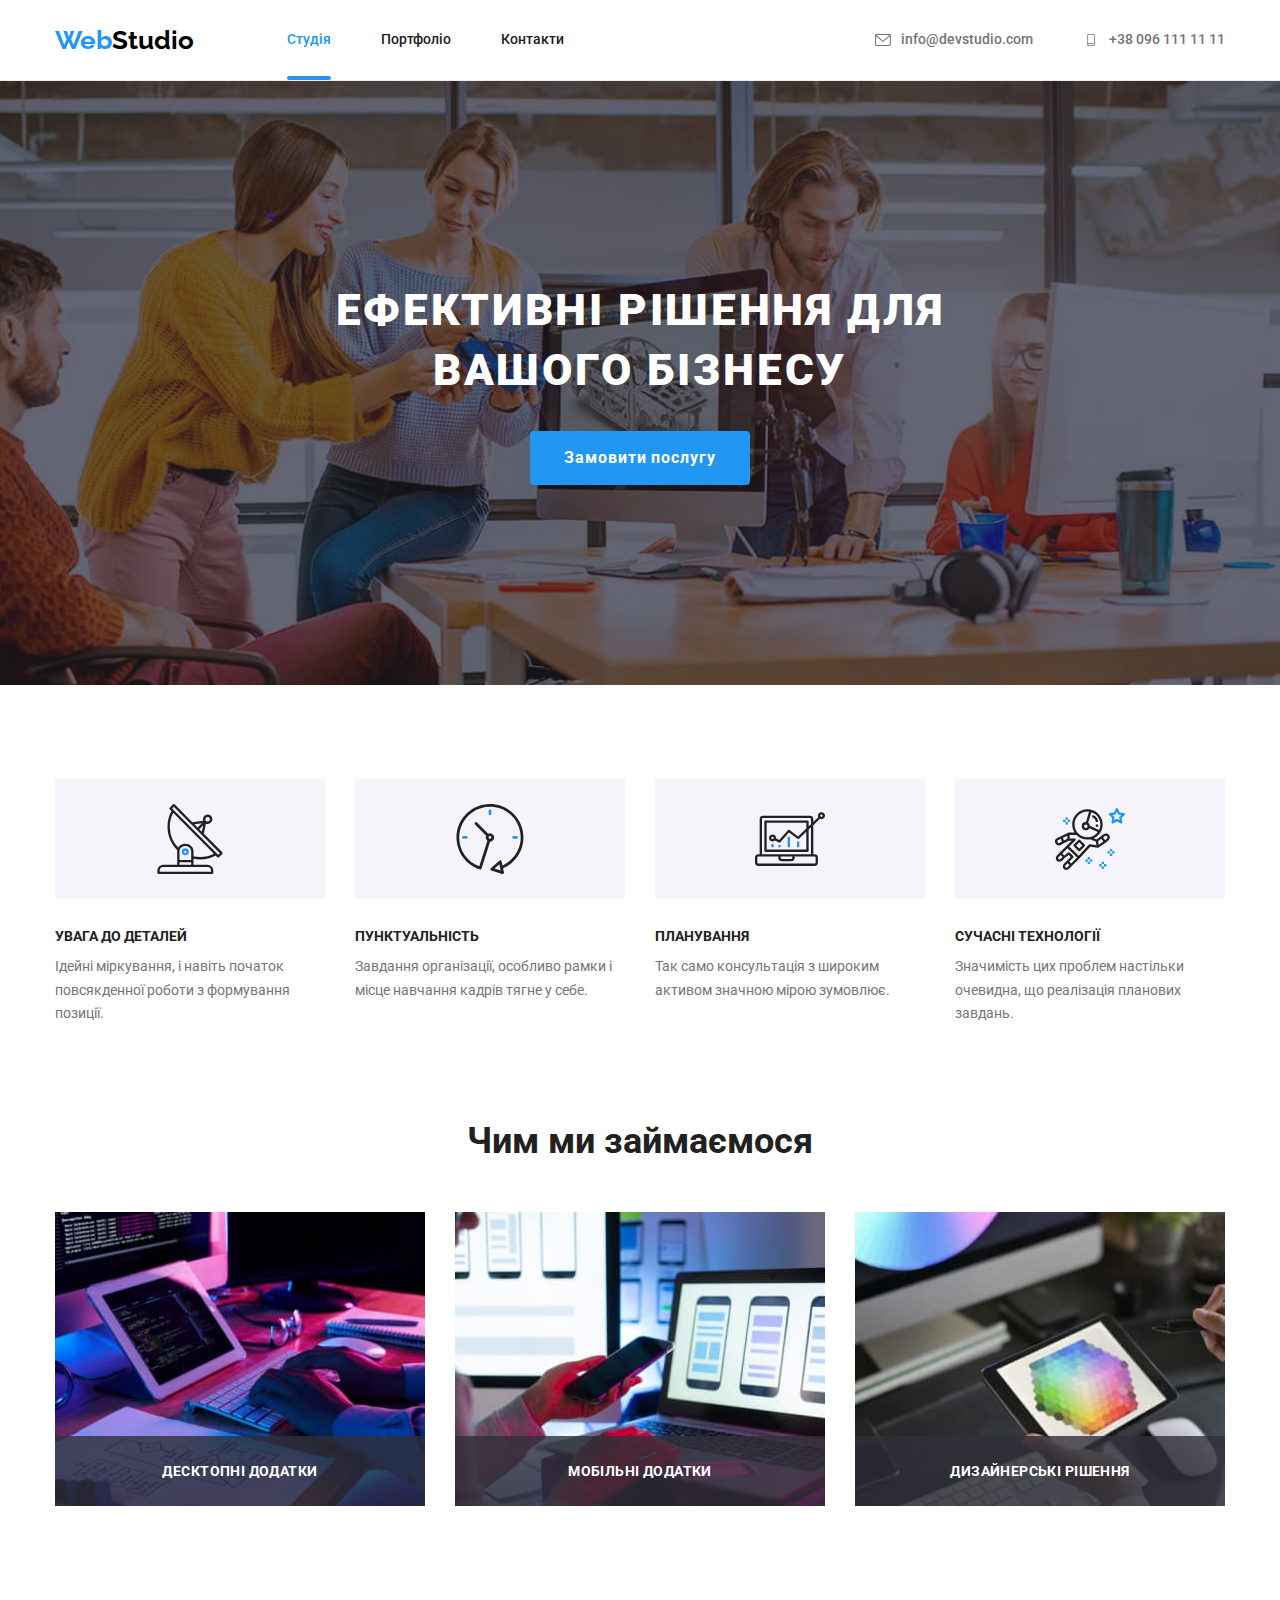
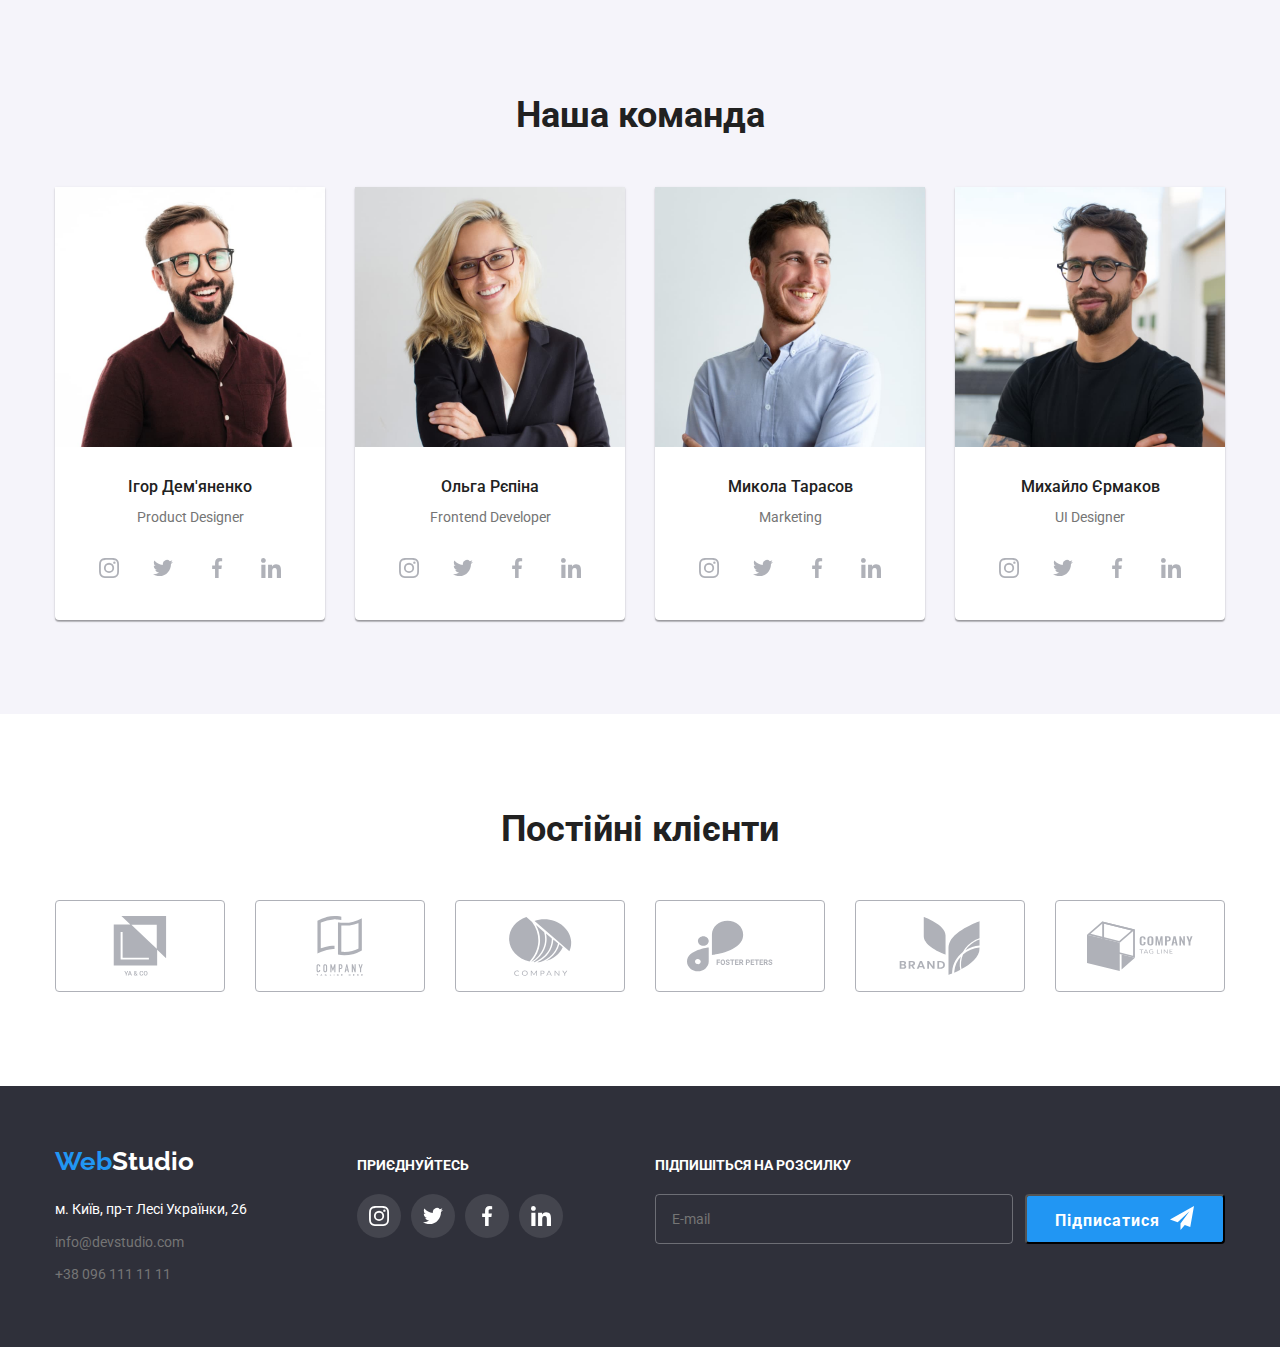
<file: index.html>
<!DOCTYPE html>
<html lang="uk">
  <head>
    <meta charset="UTF-8" />
    <meta http-equiv="X-UA-Compatible" content="IE=edge" />
    <meta name="viewport" content="width=device-width, initial-scale=1.0" />
    <title>WebStudio</title>
    <link rel="preconnect" href="https://fonts.googleapis.com" />
    <link rel="preconnect" href="https://fonts.gstatic.com" crossorigin />
    <link
      rel="stylesheet"
      href="https://cdnjs.cloudflare.com/ajax/libs/modern-normalize/1.1.0/modern-normalize.min.css"
    />
    <link
      href="https://fonts.googleapis.com/css2?family=Raleway:wght@700&family=Roboto:wght@400;500;700;900&display=swap"
      rel="stylesheet"
    />
    <link rel="stylesheet" href="./css/styles.css" />
  </head>
  <body>
    <header class="header">
      <div class="container header-content">
        <!--Навігація-->
        <nav class="nav">
          <!--Логотип-->
          <a class="nav-logo" href="./index.html"
            >Web<span class="header-logo-word">Studio</span></a
          >

          <ul class="nav-list list">
            <li class="nav-item">
              <a class="nav-link link current" href="./index.html">Студія</a>
            </li>
            <li class="nav-item">
              <a class="nav-link link" href="./portfolio.html">Портфоліо</a>
            </li>
            <li class="nav-item">
              <a class="nav-link link" href="">Контакти</a>
            </li>
          </ul>
        </nav>
        <!--Контакти-->
        <ul class="contacts-list list">
          <li class="contacts-item">
            <a class="contacts-link link" href="mailto:info@devstudio.com">
              <span class="contacts-img"
                ><svg class="contacts-icon" width="16px" height="12px">
                  <use
                    href="./images/icons.svg#icon-contacts-envelope"
                  ></use></svg></span
              >info@devstudio.com</a
            >
          </li>
          <li class="contacts-item">
            <a class="contacts-link link" href="tel:+380961111111">
              <span class="contacts-img"
                ><svg class="contacts-icon" width="16px" height="12px">
                  <use
                    href="./images/icons.svg#icon-contacts-smartphone"
                  ></use></svg></span
              >+38 096 111 11 11</a
            >
          </li>
        </ul>
      </div>
    </header>

    <main>
      <!--Секція "Герой"-->
      <section class="section hero">
        <div class="container">
          <h1 class="hero-title">Ефективні рішення для вашого бізнесу</h1>
          <button class="hero-btn button" type="button" data-modal-open>
            Замовити послугу
          </button>
        </div>
      </section>

      <!--Секція Наші переваги-->
      <section class="section benefits">
        <div class="container">
          <!--Заголовок який необхідно приховати-->
          <h2 class="visually-hidden">Наші переваги</h2>
          <ul class="benefits-list list">
            <li class="benefits-item">
              <div class="benefits-icon">
                <svg width="70px" height="70px">
                  <use href="./images/icons.svg#icon-benefits-antenna"></use>
                </svg>
              </div>
              <h3 class="benefits-title">Увага до деталей</h3>
              <p class="text">
                Ідейні міркування, і навіть початок повсякденної роботи з
                формування позиції.
              </p>
            </li>
            <li class="benefits-item">
              <div class="benefits-icon">
                <svg width="70px" height="70px">
                  <use href="./images/icons.svg#icon-benefits-clock"></use>
                </svg>
              </div>
              <h3 class="benefits-title">Пунктуальність</h3>
              <p class="text">
                Завдання організації, особливо рамки і місце навчання кадрів
                тягне у себе.
              </p>
            </li>
            <li class="benefits-item">
              <div class="benefits-icon">
                <svg width="70px" height="70px">
                  <use href="./images/icons.svg#icon-benefits-diagram"></use>
                </svg>
              </div>
              <h3 class="benefits-title">Планування</h3>
              <p class="text">
                Так само консультація з широким активом значною мірою зумовлює.
              </p>
            </li>
            <li class="benefits-item">
              <div class="benefits-icon">
                <svg width="70px" height="70px">
                  <use href="./images/icons.svg#icon-benefits-astronaut"></use>
                </svg>
              </div>
              <h3 class="benefits-title">Сучасні технології</h3>
              <p class="text">
                Значимість цих проблем настільки очевидна, що реалізація
                планових завдань.
              </p>
            </li>
          </ul>
        </div>
      </section>

      <!--Секція Чим займаємось. Складається з картинок-->
      <section class="section works">
        <div class="container">
          <h2 class="section-title">Чим ми займаємося</h2>
          <ul class="works-list list">
            <li class="works-item">
              <h3 class="works-title">Десктопні додатки</h3>
              <img
                class="works-img"
                src="./images/whatwedo1.jpg"
                alt="Руки програміста набирають код"
                width="370"
              />
            </li>
            <li class="works-item">
              <h3 class="works-title">Мобільні додатки</h3>
              <img
                class="works-img"
                src="./images/whatwedo2.jpg"
                alt="Смартфон та ноутбук на якому пишуть код для смартфона"
                width="370"
              />
            </li>
            <li class="works-item">
              <h3 class="works-title">Дизайнерські рішення</h3>
              <img
                class="works-img"
                src="./images/whatwedo3.jpg"
                alt="Планшет на якому відкрита палітра кольорів"
                width="370"
              />
            </li>
          </ul>
        </div>
      </section>

      <!--Секція Наша команда-->
      <section class="section team">
        <div class="container">
          <h2 class="section-title">Наша команда</h2>
          <ul class="team-list list">
            <li class="team-item">
              <img
                class="team-img"
                src="./images/teammember1.jpg"
                alt="Портрет Ігора Дем'яненко"
                width="270"
              />
              <div class="team-descript">
                <h3 class="team-title">Ігор Дем'яненко</h3>
                <p class="team-text">Product Designer</p>
                <ul class="team-social list">
                  <li class="team-social-item">
                    <a class="team-social-link link" href="#"
                      ><svg class="team-social-icon" width="20px" height="20px">
                        <use
                          href="./images/icons.svg#icon-instagram"
                        ></use></svg
                    ></a>
                  </li>
                  <li class="team-social-item">
                    <a class="team-social-link link" href="#"
                      ><svg class="team-social-icon" width="20px" height="20px">
                        <use href="./images/icons.svg#icon-twitter"></use></svg
                    ></a>
                  </li>
                  <li class="team-social-item">
                    <a class="team-social-link link" href="#"
                      ><svg class="team-social-icon" width="20px" height="20px">
                        <use href="./images/icons.svg#icon-facebook"></use></svg
                    ></a>
                  </li>
                  <li class="team-social-item">
                    <a class="team-social-link link" href="#"
                      ><svg class="team-social-icon" width="20px" height="20px">
                        <use href="./images/icons.svg#icon-linkedin"></use></svg
                    ></a>
                  </li>
                </ul>
              </div>
            </li>
            <li class="team-item">
              <img
                class="team-img"
                src="./images/teammember2.jpg"
                alt="Портрет Ольги Рєпіної"
                width="270"
              />
              <div class="team-descript">
                <h3 class="team-title">Ольга Рєпіна</h3>
                <p class="team-text">Frontend Developer</p>
                <ul class="team-social list">
                  <li class="team-social-item">
                    <a class="team-social-link link" href="#"
                      ><svg class="team-social-icon" width="20px" height="20px">
                        <use
                          href="./images/icons.svg#icon-instagram"
                        ></use></svg
                    ></a>
                  </li>
                  <li class="team-social-item">
                    <a class="team-social-link link" href="#"
                      ><svg class="team-social-icon" width="20px" height="20px">
                        <use href="./images/icons.svg#icon-twitter"></use></svg
                    ></a>
                  </li>
                  <li class="team-social-item">
                    <a class="team-social-link link" href="#"
                      ><svg class="team-social-icon" width="20px" height="20px">
                        <use href="./images/icons.svg#icon-facebook"></use></svg
                    ></a>
                  </li>
                  <li class="team-social-item">
                    <a class="team-social-link link" href="#"
                      ><svg class="team-social-icon" width="20px" height="20px">
                        <use href="./images/icons.svg#icon-linkedin"></use></svg
                    ></a>
                  </li>
                </ul>
              </div>
            </li>
            <li class="team-item">
              <img
                class="team-img"
                src="./images/teammember3.jpg"
                alt="Портрет Миколи Тарасова"
                width="270"
              />
              <div class="team-descript">
                <h3 class="team-title">Микола Тарасов</h3>
                <p class="team-text">Marketing</p>
                <ul class="team-social list">
                  <li class="team-social-item">
                    <a class="team-social-link link" href="#"
                      ><svg class="team-social-icon" width="20px" height="20px">
                        <use
                          href="./images/icons.svg#icon-instagram"
                        ></use></svg
                    ></a>
                  </li>
                  <li class="team-social-item">
                    <a class="team-social-link link" href="#"
                      ><svg class="team-social-icon" width="20px" height="20px">
                        <use href="./images/icons.svg#icon-twitter"></use></svg
                    ></a>
                  </li>
                  <li class="team-social-item">
                    <a class="team-social-link link" href="#"
                      ><svg class="team-social-icon" width="20px" height="20px">
                        <use href="./images/icons.svg#icon-facebook"></use></svg
                    ></a>
                  </li>
                  <li class="team-social-item">
                    <a class="team-social-link link" href="#"
                      ><svg class="team-social-icon" width="20px" height="20px">
                        <use href="./images/icons.svg#icon-linkedin"></use></svg
                    ></a>
                  </li>
                </ul>
              </div>
            </li>
            <li class="team-item">
              <img
                class="team-img"
                src="./images/teammember4.jpg"
                alt="Портрет Михайла Єрмакова"
                width="270"
              />
              <div class="team-descript">
                <h3 class="team-title">Михайло Єрмаков</h3>
                <p class="team-text">UI Designer</p>
                <ul class="team-social list">
                  <li class="team-social-item">
                    <a class="team-social-link link" href="#"
                      ><svg class="team-social-icon" width="20px" height="20px">
                        <use
                          href="./images/icons.svg#icon-instagram"
                        ></use></svg
                    ></a>
                  </li>
                  <li class="team-social-item">
                    <a class="team-social-link link" href="#"
                      ><svg class="team-social-icon" width="20px" height="20px">
                        <use href="./images/icons.svg#icon-twitter"></use></svg
                    ></a>
                  </li>
                  <li class="team-social-item">
                    <a class="team-social-link link" href="#"
                      ><svg class="team-social-icon" width="20px" height="20px">
                        <use href="./images/icons.svg#icon-facebook"></use></svg
                    ></a>
                  </li>
                  <li class="team-social-item">
                    <a class="team-social-link link" href="#"
                      ><svg class="team-social-icon" width="20px" height="20px">
                        <use href="./images/icons.svg#icon-linkedin"></use></svg
                    ></a>
                  </li>
                </ul>
              </div>
            </li>
          </ul>
        </div>
      </section>
    </main>

    <!--Секція Постійні клієнти-->
    <section class="customers">
      <div class="container">
        <h2 class="section-title">Постійні клієнти</h2>
        <ul class="customers-list list">
          <li class="customers-item">
            <a class="customers-link link" href="#">
              <svg class="customers-icon" width="106px" height="60px">
                <use href="./images/icons.svg#icon-customers-brand-yaco"></use>
              </svg>
            </a>
          </li>
          <li class="customers-item">
            <a class="customers-link link" href="#">
              <svg class="customers-icon" width="106px" height="60px">
                <use href="./images/icons.svg#icon-customers-brand-union"></use>
              </svg>
            </a>
          </li>
          <li class="customers-item">
            <a class="customers-link link" href="#">
              <svg class="customers-icon" width="106px" height="60px">
                <use
                  href="./images/icons.svg#icon-customers-brand-company"
                ></use>
              </svg>
            </a>
          </li>
          <li class="customers-item">
            <a class="customers-link link" href="#">
              <svg class="customers-icon" width="106px" height="60px">
                <use
                  href="./images/icons.svg#icon-customers-brand-fosterpeters"
                ></use>
              </svg>
            </a>
          </li>
          <li class="customers-item">
            <a class="customers-link link" href="#">
              <svg class="customers-icon" width="106px" height="60px">
                <use href="./images/icons.svg#icon-customers-brand-brand"></use>
              </svg>
            </a>
          </li>
          <li class="customers-item">
            <a class="customers-link link" href="#">
              <svg class="customers-icon" width="106px" height="60px">
                <use
                  href="./images/icons.svg#icon-customers-brand-tagline"
                ></use>
              </svg>
            </a>
          </li>
        </ul>
      </div>
    </section>

    <footer class="footer">
      <div class="container footer-container">
        <div class="footer-contacts">
          <!--Логотип-->
          <div class="footer-logo">
            <a class="nav-logo" href="./index.html"
              >Web<span class="footer-logo-word">Studio</span></a
            >
          </div>
          <!--Адреса-->
          <address>
            <ul class="list">
              <li class="footer-item footer-map">
                <a
                  class="link"
                  href="https://www.google.com.ua/maps/place/%D0%B1%D1%83%D0%BB%D1%8C%D0%B2%D0%B0%D1%80+%D0%9B%D0%B5%D1%81%D1%96+%D0%A3%D0%BA%D1%80%D0%B0%D1%97%D0%BD%D0%BA%D0%B8,+26,+%D0%9A%D0%B8%D1%97%D0%B2,+02000/@50.4265807,30.5361971,17z/data=!3m1!4b1!4m6!3m5!1s0x40d4cf0e033ecbe9:0x57a4dffefec77da0!8m2!3d50.4265807!4d30.5383858!16s%2Fg%2F1tctq5jv?hl=uk"
                  >м. Київ, пр-т Лесі Українки, 26</a
                >
              </li>
              <li class="footer-item">
                <a class="link" href="mailto:info@devstudio.com"
                  >info@devstudio.com</a
                >
              </li>
              <li class="footer-item">
                <a class="link" href="tel:+380961111111">+38 096 111 11 11</a>
              </li>
            </ul>
          </address>
        </div>

        <div class="footer-social">
          <p class="footer-social-text">приєднуйтесь</p>
          <ul class="footer-social-list list">
            <li class="footer-social-item">
              <a class="footer-social-link link" href="#"
                ><svg class="footer-social-icon" width="20px" height="20px">
                  <use href="./images/icons.svg#icon-instagram"></use></svg
              ></a>
            </li>
            <li class="footer-social-item">
              <a class="footer-social-link link" href="#"
                ><svg class="footer-social-icon" width="20px" height="20px">
                  <use href="./images/icons.svg#icon-twitter"></use></svg
              ></a>
            </li>
            <li class="footer-social-item">
              <a class="footer-social-link link" href="#"
                ><svg class="footer-social-icon" width="20px" height="20px">
                  <use href="./images/icons.svg#icon-facebook"></use></svg
              ></a>
            </li>
            <li class="footer-social-item">
              <a class="footer-social-link link" href="#"
                ><svg class="footer-social-icon" width="20px" height="20px">
                  <use href="./images/icons.svg#icon-linkedin"></use></svg
              ></a>
            </li>
          </ul>
        </div>
        <div class="footer-form">
          <p class="footer-form-text">Підпишіться на розсилку</p>
          <form action="#" class="footer-form-field">
            <input
              class="footer-form-input"
              type="email"
              name="mail"
              placeholder="E-mail"
            />
            <button class="footer-form-btn button" type="submit">
              <span>Підписатися</span>
              <svg class="footer-form-btn-icon" width="24px" height="24px">
                <use href="./images/icons.svg#icon-form-btn-send"></use>
              </svg>
            </button>
          </form>
        </div>
      </div>
    </footer>

    <div class="backdrop is-hidden" data-modal>
      <div class="modal">
        <button class="modal-btn" type="button" data-modal-close>
          <svg class="modal-icon-close" width="18px" height="18px">
            <use href="./images/icons.svg#icon-modal-close-btn"></use>
          </svg>
        </button>

        <form class="response-form" action="#" name="response-form">
          <p class="response-text">Залиште свої дані, ми вам передзвонимо</p>
          <label class="response-label" for="visitor-name">Ім'я</label>
          <div class="response-field">
            <input
              class="response-input"
              id="visitor-name"
              type="text"
              name="visitor-name"
            />
            <svg class="response-input-icon" width="18px" height="18px">
              <use href="./images/icons.svg#icon-form-name"></use>
            </svg>
          </div>

          <label class="response-label" for="visitor-phone">Телефон</label>
          <div class="response-field">
            <input
              class="response-input"
              id="visitor-phone"
              type="tel"
              name="visitor-phone"
            />
            <svg class="response-input-icon" width="18px" height="18px">
              <use href="./images/icons.svg#icon-form-phone"></use>
            </svg>
          </div>

          <label class="response-label" for="visitor-email">Пошта</label>
          <div class="response-field">
            <input
              class="response-input"
              id="visitor-email"
              type="email"
              name="visitor-email"
            />
            <svg class="response-input-icon" width="18px" height="18px">
              <use href="./images/icons.svg#icon-form-email"></use>
            </svg>
          </div>

          <label class="visitor-comment-label" for="visitor-comment"
            >Коментар</label
          >
          <textarea
            class="visitor-comment-area"
            name="visitor-comment"
            id="visitor-comment"
            placeholder="Введіть текст"
          ></textarea>

          <label class="visitor-policy-label">
            <input
              class="visitor-policy-input"
              type="checkbox"
              name="visitor-policy"
            />
            <span class="visitor-checkbox"></span>
            <span class="visitor-text">Погоджуюся з розсилкою та приймаю </span>
            <a class="visitir-link" href="#">Умови договору</a></label
          >

          <button class="response-form-btn button" type="submit">
            Відправити
          </button>
        </form>
      </div>
    </div>
    <script src="./js/modal.js"></script>
  </body>
</html>
</file>
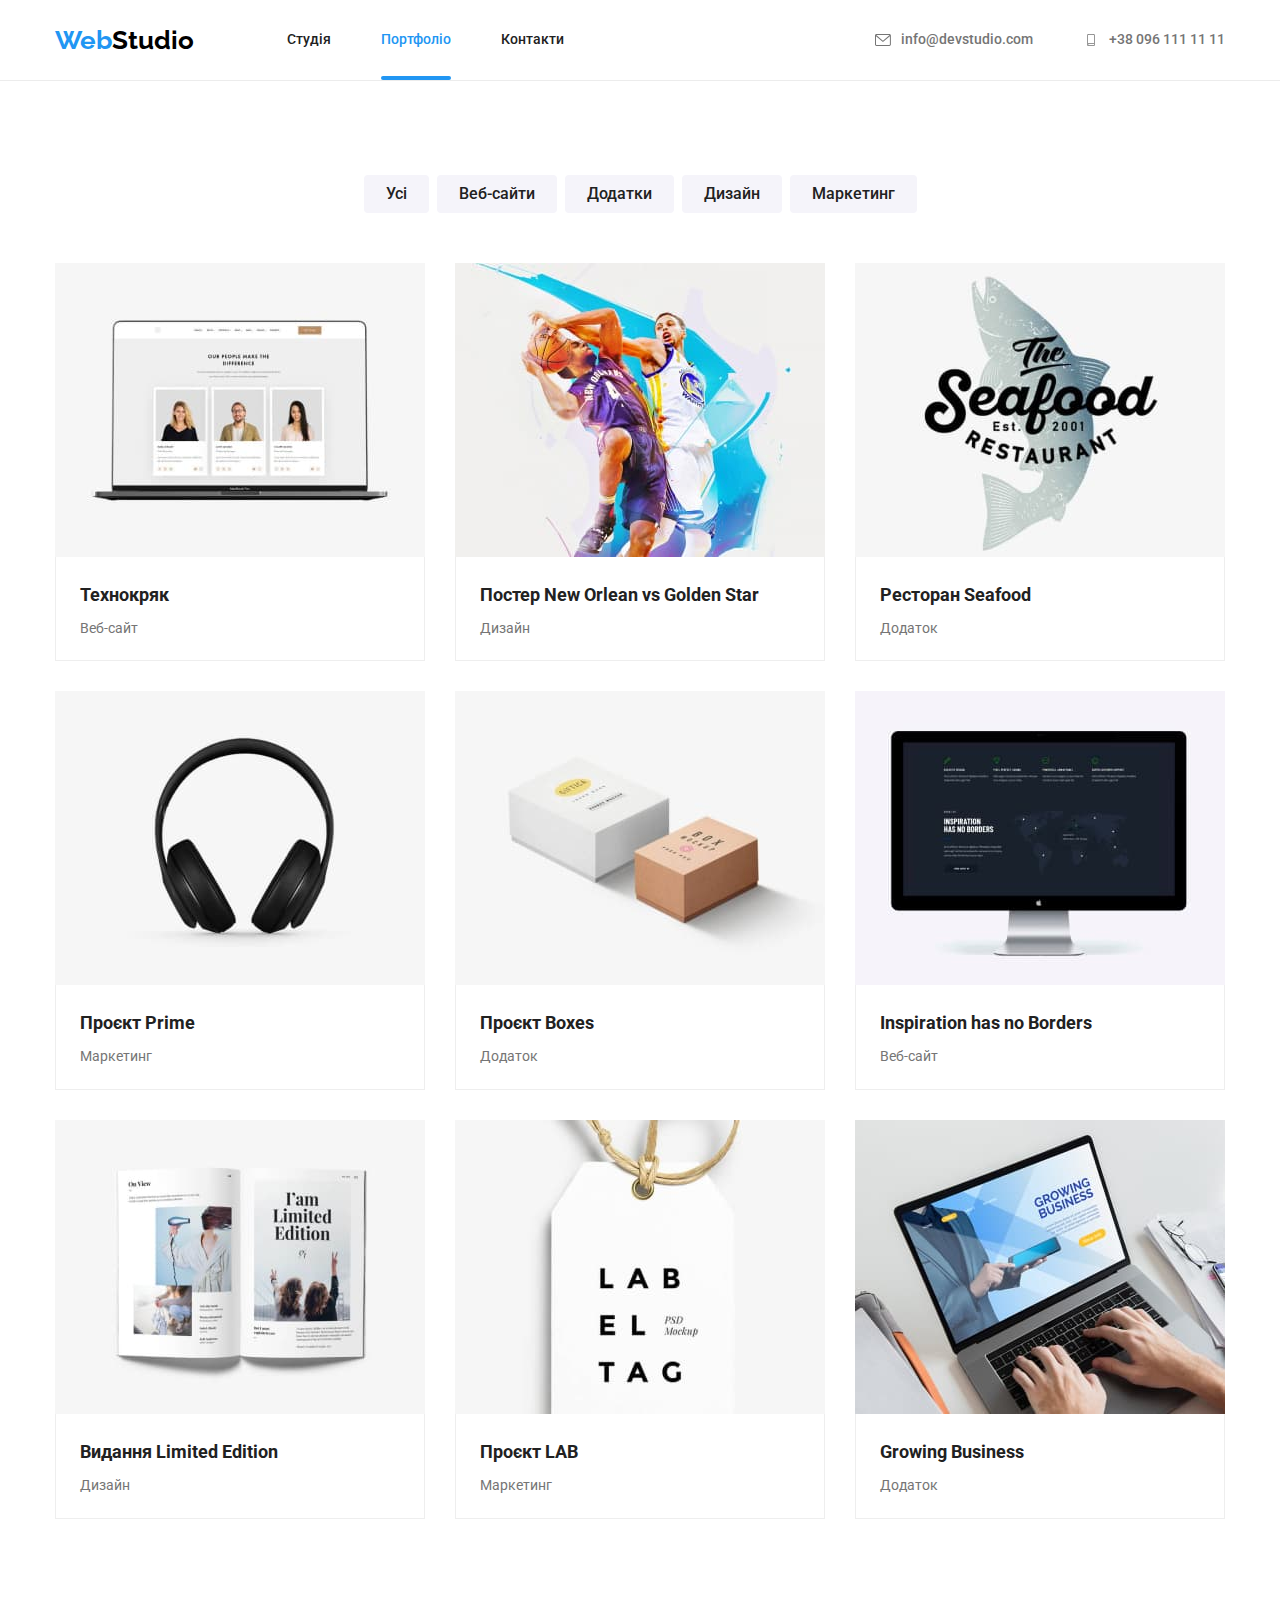
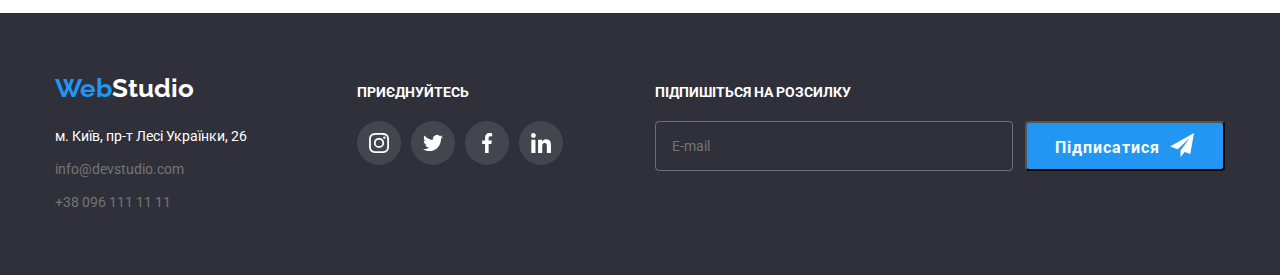
<file: portfolio.html>
<!DOCTYPE html>
<html lang="uk">
  <head>
    <meta charset="UTF-8" />
    <meta http-equiv="X-UA-Compatible" content="IE=edge" />
    <meta name="viewport" content="width=device-width, initial-scale=1.0" />
    <title>Portfolio</title>
    <link rel="preconnect" href="https://fonts.googleapis.com" />
    <link rel="preconnect" href="https://fonts.gstatic.com" crossorigin />
    <link
      rel="stylesheet"
      href="https://cdnjs.cloudflare.com/ajax/libs/modern-normalize/1.1.0/modern-normalize.min.css"
    />
    <link
      href="https://fonts.googleapis.com/css2?family=Raleway:wght@700&family=Roboto:wght@400;500;700;900&display=swap"
      rel="stylesheet"
    />
    <link rel="stylesheet" href="./css/styles.css" />
  </head>
  <body>
    <header class="header">
      <div class="container header-content">
        <!--Навігація-->
        <nav class="nav">
          <!--Логотип-->
          <a class="nav-logo" href="./index.html"
            >Web<span class="header-logo-word">Studio</span></a
          >

          <ul class="nav-list list">
            <li class="nav-item">
              <a class="nav-link link" href="./index.html">Студія</a>
            </li>
            <li class="nav-item">
              <a class="nav-link link current" href="./portfolio.html"
                >Портфоліо</a
              >
            </li>
            <li class="nav-item">
              <a class="nav-link link" href="">Контакти</a>
            </li>
          </ul>
        </nav>
        <!--Контакти-->
        <ul class="contacts-list list">
          <li class="contacts-item">
            <a class="contacts-link link" href="mailto:info@devstudio.com">
              <span class="contacts-img"
                ><svg class="contacts-icon" width="16px" height="12px">
                  <use
                    href="./images/icons.svg#icon-contacts-envelope"
                  ></use></svg></span
              >info@devstudio.com</a
            >
          </li>
          <li class="contacts-item">
            <a class="contacts-link link" href="tel:+380961111111">
              <span class="contacts-img"
                ><svg class="contacts-icon" width="16px" height="12px">
                  <use
                    href="./images/icons.svg#icon-contacts-smartphone"
                  ></use></svg></span
              >+38 096 111 11 11</a
            >
          </li>
        </ul>
      </div>
    </header>
    <main>
      <section class="section">
        <div class="container">
          <!--Приховати заголовок-->
          <h1 class="visually-hidden">Портфоліо</h1>
          <ul class="filter-list list">
            <li class="filter-item">
              <button class="filter-btn button" type="button">Усі</button>
            </li>
            <li class="filter-item">
              <button class="filter-btn button" type="button">Веб-сайти</button>
            </li>
            <li class="filter-item">
              <button class="filter-btn button" type="button">Додатки</button>
            </li>
            <li class="filter-item">
              <button class="filter-btn button" type="button">Дизайн</button>
            </li>
            <li class="filter-item">
              <button class="filter-btn button" type="button">Маркетинг</button>
            </li>
          </ul>
          <ul class="projects-list list">
            <li class="projects-item">
              <a class="projects-link" href="#">
                <div class="projects-overlay">
                  <img
                    class="projects-img"
                    src="./images/tehnocrack-img.jpg"
                    alt="Ноутбук з відкритим сайтом"
                  />
                  <div class="projects-description">
                    <p class="projects-text">
                      Ресурс пропонує комплексні пропозиції з різним рівнем
                      функціоналу та сервісів. Все це дозволить відвідувачу
                      отримати вичерпні відомості про компанію чи приватну
                      особу.
                    </p>
                  </div>
                </div>
                <div class="projects-meta">
                  <h2 class="projects-title">Технокряк</h2>
                  <p>Веб-сайт</p>
                </div>
              </a>
            </li>
            <li class="projects-item">
              <a class="projects-link" href="#">
                <div class="projects-overlay">
                  <img
                    class="projects-img"
                    src="./images/poster-img.jpg"
                    alt="Постер з баскетболістами"
                  />
                  <div class="projects-description">
                    <p class="projects-text">
                      Ресурс пропонує комплексні пропозиції з різним рівнем
                      функціоналу та сервісів. Все це дозволить відвідувачу
                      отримати вичерпні відомості про компанію чи приватну
                      особу.
                    </p>
                  </div>
                </div>
                <div class="projects-meta">
                  <h2 class="projects-title">
                    Постер New Orlean vs Golden Star
                  </h2>
                  <p>Дизайн</p>
                </div>
              </a>
            </li>
            <li class="projects-item">
              <a class="projects-link" href="#">
                <div class="projects-overlay">
                  <img
                    class="projects-img"
                    src="./images/restaurant-seafood-img.jpg"
                    alt="Логотип ресторану"
                  />
                  <div class="projects-description">
                    <p class="projects-text">
                      Ресурс пропонує комплексні пропозиції з різним рівнем
                      функціоналу та сервісів. Все це дозволить відвідувачу
                      отримати вичерпні відомості про компанію чи приватну
                      особу.
                    </p>
                  </div>
                </div>
                <div class="projects-meta">
                  <h2 class="projects-title">Ресторан Seafood</h2>
                  <p>Додаток</p>
                </div>
              </a>
            </li>
            <li class="projects-item">
              <a class="projects-link" href="#">
                <div class="projects-overlay">
                  <img
                    class="projects-img"
                    src="./images/prime-img.jpg"
                    alt="Навушники"
                  />
                  <div class="projects-description">
                    <p class="projects-text">
                      Ресурс пропонує комплексні пропозиції з різним рівнем
                      функціоналу та сервісів. Все це дозволить відвідувачу
                      отримати вичерпні відомості про компанію чи приватну
                      особу.
                    </p>
                  </div>
                </div>
                <div class="projects-meta">
                  <h2 class="projects-title">Проєкт Prime</h2>
                  <p>Маркетинг</p>
                </div>
              </a>
            </li>
            <li class="projects-item">
              <a class="projects-link" href="#">
                <div class="projects-overlay">
                  <img
                    class="projects-img"
                    src="./images/boxes-img.jpg"
                    alt="Дві коробки"
                  />
                  <div class="projects-description">
                    <p class="projects-text">
                      Ресурс пропонує комплексні пропозиції з різним рівнем
                      функціоналу та сервісів. Все це дозволить відвідувачу
                      отримати вичерпні відомості про компанію чи приватну
                      особу.
                    </p>
                  </div>
                </div>
                <div class="projects-meta">
                  <h2 class="projects-title">Проєкт Boxes</h2>
                  <p>Додаток</p>
                </div>
              </a>
            </li>
            <li class="projects-item">
              <a class="projects-link" href="#">
                <div class="projects-overlay">
                  <img
                    class="projects-img"
                    src="./images/inspiration-img.jpg"
                    alt="Монітор комп'ютера"
                  />
                  <div class="projects-description">
                    <p class="projects-text">
                      Ресурс пропонує комплексні пропозиції з різним рівнем
                      функціоналу та сервісів. Все це дозволить відвідувачу
                      отримати вичерпні відомості про компанію чи приватну
                      особу.
                    </p>
                  </div>
                </div>
                <div class="projects-meta">
                  <h2 class="projects-title">Inspiration has no Borders</h2>
                  <p>Веб-сайт</p>
                </div>
              </a>
            </li>
            <li class="projects-item">
              <a class="projects-link" href="#">
                <div class="projects-overlay">
                  <img
                    class="projects-img"
                    src="./images/edition-img.jpg"
                    alt="Відкрита книга"
                  />
                  <div class="projects-description">
                    <p class="projects-text">
                      Ресурс пропонує комплексні пропозиції з різним рівнем
                      функціоналу та сервісів. Все це дозволить відвідувачу
                      отримати вичерпні відомості про компанію чи приватну
                      особу.
                    </p>
                  </div>
                </div>
                <div class="projects-meta">
                  <h2 class="projects-title">Видання Limited Edition</h2>
                  <p>Дизайн</p>
                </div>
              </a>
            </li>
            <li class="projects-item">
              <a class="projects-link" href="#">
                <div class="projects-overlay">
                  <img
                    class="projects-img"
                    src="./images/lab-img.jpg"
                    alt="Етикетка"
                  />
                  <div class="projects-description">
                    <p class="projects-text">
                      Ресурс пропонує комплексні пропозиції з різним рівнем
                      функціоналу та сервісів. Все це дозволить відвідувачу
                      отримати вичерпні відомості про компанію чи приватну
                      особу.
                    </p>
                  </div>
                </div>
                <div class="projects-meta">
                  <h2 class="projects-title">Проєкт LAB</h2>
                  <p>Маркетинг</p>
                </div>
              </a>
            </li>
            <li class="projects-item">
              <a class="projects-link" href="#">
                <div class="projects-overlay">
                  <img
                    class="projects-img"
                    src="./images/growing-businnes-img.jpg"
                    alt="Руки працюють за ноутбуком"
                  />
                  <div class="projects-description">
                    <p class="projects-text">
                      Ресурс пропонує комплексні пропозиції з різним рівнем
                      функціоналу та сервісів. Все це дозволить відвідувачу
                      отримати вичерпні відомості про компанію чи приватну
                      особу.
                    </p>
                  </div>
                </div>
                <div class="projects-meta">
                  <h2 class="projects-title">Growing Business</h2>
                  <p>Додаток</p>
                </div>
              </a>
            </li>
          </ul>
        </div>
      </section>
    </main>

    <footer class="footer">
      <div class="container footer-container">
        <div class="footer-contacts">
          <!--Логотип-->
          <div class="footer-logo">
            <a class="nav-logo" href="./index.html"
              >Web<span class="footer-logo-word">Studio</span></a
            >
          </div>
          <!--Адреса-->
          <address>
            <ul class="list">
              <li class="footer-item footer-map">
                <a
                  class="link"
                  href="https://www.google.com.ua/maps/place/%D0%B1%D1%83%D0%BB%D1%8C%D0%B2%D0%B0%D1%80+%D0%9B%D0%B5%D1%81%D1%96+%D0%A3%D0%BA%D1%80%D0%B0%D1%97%D0%BD%D0%BA%D0%B8,+26,+%D0%9A%D0%B8%D1%97%D0%B2,+02000/@50.4265807,30.5361971,17z/data=!3m1!4b1!4m6!3m5!1s0x40d4cf0e033ecbe9:0x57a4dffefec77da0!8m2!3d50.4265807!4d30.5383858!16s%2Fg%2F1tctq5jv?hl=uk"
                  >м. Київ, пр-т Лесі Українки, 26</a
                >
              </li>
              <li class="footer-item">
                <a class="link" href="mailto:info@devstudio.com"
                  >info@devstudio.com</a
                >
              </li>
              <li class="footer-item">
                <a class="link" href="tel:+380961111111">+38 096 111 11 11</a>
              </li>
            </ul>
          </address>
        </div>

        <div class="footer-social">
          <p class="footer-social-text">приєднуйтесь</p>
          <ul class="footer-social-list list">
            <li class="footer-social-item">
              <a class="footer-social-link link" href="#"
                ><svg class="footer-social-icon" width="20px" height="20px">
                  <use href="./images/icons.svg#icon-instagram"></use></svg
              ></a>
            </li>
            <li class="footer-social-item">
              <a class="footer-social-link link" href="#"
                ><svg class="footer-social-icon" width="20px" height="20px">
                  <use href="./images/icons.svg#icon-twitter"></use></svg
              ></a>
            </li>
            <li class="footer-social-item">
              <a class="footer-social-link link" href="#"
                ><svg class="footer-social-icon" width="20px" height="20px">
                  <use href="./images/icons.svg#icon-facebook"></use></svg
              ></a>
            </li>
            <li class="footer-social-item">
              <a class="footer-social-link link" href="#"
                ><svg class="footer-social-icon" width="20px" height="20px">
                  <use href="./images/icons.svg#icon-linkedin"></use></svg
              ></a>
            </li>
          </ul>
        </div>
        <div class="footer-form">
          <p class="footer-form-text">Підпишіться на розсилку</p>
          <form action="#" class="footer-form-field">
            <input
              class="footer-form-input"
              type="email"
              name="mail"
              placeholder="E-mail"
            />
            <button class="footer-form-btn button" type="submit">
              <span>Підписатися</span>
              <svg class="footer-form-btn-icon" width="24px" height="24px">
                <use href="./images/icons.svg#icon-form-btn-send"></use>
              </svg>
            </button>
          </form>
        </div>
      </div>
    </footer>
  </body>
</html>
</file>
<file: css/styles.css>
*,
*::before,
*::after {
	box-sizing: border-box;
}
/*Палітра кольорів*/
:root{
/*Колір основного тексту*/
--primary-text-color: #757575;
/*Основний білий*/
--primary-white-color: #ffffff;
/*Білий для фону про наші роботи*/
--secondary-white-color: #f5f5f5;
/*Білий для фону наша команда*/
--accessary-white-color: #f5f4fa;
/*Колір заголовків та навігації*/
--title-color: #212121;
/*Чорний колір*/
--primary-black-color: #000000;
--alternativ-black-kolor: #212121;
/*Колір активних елементів та кнопки*/
--active-btn-color: #188ce8;  
/*Колір акцент*/
--accent-color: #2196f3;
/*Фон героя та футера*/
--primary-beckground-color: #2f303a;
/*колір бордер*/
--border-color: #eeeeee;
--border-header-color: #ececec;
--elements-grey-color: #afb1b8;
--footer-grey-color: rgba(255, 255, 255, 0.1);
--timing-function: cubic-bezier(0.4, 0, 0.2, 1);
--input-border-color: rgba(33, 33, 33, 0.2);
}


/*Загальні стилі*/
body {
	color: var(--primary-text-color);
	font-family: 'Roboto', sans-serif;
	font-weight: 400;
	font-size: 14px;
	line-height: 1.71;
}
h1,h2,h3,h4,h5,h6,p,ul {
	margin: 0;
	padding: 0;
}
img {
	display: block;
	max-width: 100%;
	height: auto;
}
.list {
	list-style-type: none;
}

.link {
	text-decoration: none;
	color: inherit;
	transition: color 250ms var(--timing-function);
}
.link:hover,
.link:focus {
	color: var(--accent-color);
}

.visually-hidden {
	position: absolute;
	width: 1px;
	height: 1px;
	overflow: hidden;
	border: 0;
	padding: 0;
	clip: rect(0 0 0 0);
	clip-path: inset(50%);
	margin: -1px;
	white-space: nowrap;
}

.section{
	padding-top: 94px;
	padding-bottom: 94px;
}
.container {
	max-width: 1200px;
	margin-left: auto;
	margin-right: auto;
	padding-left: 15px;
	padding-right: 15px;
	/* outline: 2px solid green; */
}

.header {
	border-bottom: 1px solid var(--border-header-color);
	text-align: center;
}
.header-content {
	display: flex;
	justify-content: space-between;
}
.nav-logo {
	color: var(--accent-color);
	font-family: 'Raleway';
	font-weight: 700;
	font-size: 26px;
	line-height: 1.19;
	text-decoration: none;
}
.header-logo-word{
	color: var(--primary-black-color);
}
.nav {
	display: flex;
	align-items: center;
}
.nav-list {
	display: flex;
}
.nav-logo {
	margin-right: 93px;
}
.nav-item:not(:last-child) {
	margin-right: 50px;
}
.nav-list .link.current {
	color: var(--accent-color);
}
.nav-link {
	display: block;
	position: relative;
	padding-top: 32px;
	padding-bottom: 32px;

	color: var(--title-color);
	font-weight: 500;
	font-size: 14px;
	line-height: 1.14;
}
.current::after {
	display: block;
	position: absolute;
	left: 0px;
	bottom: 0px;
	width: 100%;
	height: 4px;
	background-color: currentColor;
	border-radius: 2px;

	content: "";
}
.contacts-list {
	display: flex;
	margin-left: auto;
}
.contacts-item:not(:last-child) {
	margin-right: 50px;
}
.contacts-link{
	display: flex;
	align-items: center;
	padding-top: 32px;
	padding-bottom: 32px;
	font-weight: 500;
	font-size: 14px;
	line-height: 1.14;
}
.contacts-img {
	display: flex;
	justify-content: center;
	width: 16px;
	height: 12px;
	margin-right: 10px;
}
.contacts-icon {
	fill: currentColor;
}
.button {
	cursor: pointer;
}

.footer {
	background-color: var(--primary-beckground-color);

	padding-top: 60px;
	padding-bottom: 60px;
}
.footer-container {
	display: flex;
	gap: 70px;
}
.footer-logo {
	margin-bottom: 20px;
}
.footer-logo-word {
	color: var(--primary-white-color);
}
.footer-item:not(:last-child) {
	margin-bottom: 9px;
}
.footer-map {
	color: var(--primary-white-color);
}
.footer .link {
	font-style: normal;
}
.footer-contacts {
	display: inline-block;
}
.footer-social {
	padding-top: 12px;
}
.footer-social-text {
	font-weight: 700;
	font-size: 14px;
	line-height: 1.14;
	align-items: center;
	text-transform: uppercase;
	color: var(--primary-white-color);
	margin-bottom: 20px;
}
.footer-social-list {
	display: flex;
	justify-content: center;
	gap: 10px;
}
.footer-social-link {
	display: flex;
	justify-content: center;
	align-items: center;
	width: 44px;
	height: 44px;
	border-radius: 50%;
	background-color: var(--footer-grey-color);
	transition:	background-color 250ms var(--timing-function);
}
.footer-social-icon {
	fill: var(--primary-white-color);
}
.footer-social-link:hover,
.footer-social-link:focus {
	background-color: var(--accent-color);
}
.footer-form {
	margin-left: auto;
	padding-top: 12px;
}
.footer-form-text {
	font-weight: 700;
	font-size: 14px;
	margin-bottom: 20px;
	line-height: 1.14;
	align-items: center;
	text-transform: uppercase;
	color: var(--primary-white-color);
}
.footer-form-field {
	display: flex;
	position: relative;
}
.footer-form-input {
	width: 358px;
	height: 50px;
	padding-left: 16px;
	margin-right: 12px;
	color: var(--primary-white-color);
	background: transparent;
	border: 1px solid rgba(255, 255, 255, 0.3);
	border-radius: 4px;
	transition:	border-color 250ms var(--timing-function);
}
.footer-form-input:focus {
	border-color: var(--primary-white-color);
}
.footer-form-btn {
	display: flex;
	text-align: center;
	width: 200px;
	height: 50px;
	padding: 10px 28px;
	font-family: 'Roboto', sans-serif;
	font-weight: 700;
	font-size: 16px;
	line-height: 1.87;
	letter-spacing: 0.06em;
	color: var(--primary-white-color);
	background-color: var(--accent-color);
	border-radius: 4px;
}
.footer-form-btn-icon {
	margin-left: 10px;
	fill: currentColor;
}


/*Стилі для index.html*/
.hero{
	padding-top: 200px;
	padding-bottom: 200px;
	text-align: center;

	background-color: var(--primary-beckground-color);
	background-image: linear-gradient(
		rgba(47, 48, 58, 0.4), 
		rgba(47, 48, 58, 0.4)), url(../images/hero-bg-Img.jpg);
	background-repeat: no-repeat;
	background-size: cover;
	background-position: center;
}
.hero-content {
	text-align: center;
}
.hero-title {
	margin: auto;
	margin-bottom: 30px;
	max-width: 696px;
	
	color: var(--primary-white-color);
	font-weight: 900;
	font-size: 44px;
	line-height: 1.36;
	letter-spacing: 0.06em;
	text-transform: uppercase;

}
.hero-btn {
	padding: 10px 32px;
	color: var(--primary-white-color);
	background-color: var(--accent-color);
	font-weight: 700;
	font-size: 16px;
	line-height: 1.875;
	letter-spacing: 0.06em;
	border-color: transparent;
	border-radius: 4px;
	transition:	background-color 250ms var(--timing-function),
	box-shadow 250ms var(--timing-function);
}
.hero-btn:hover,
.hero-btn:focus{
	background-color: var(--active-btn-color);
	box-shadow: 0px 4px 4px rgba(0, 0, 0, 0.15);
}
.benefits {
	padding-bottom: 0;
	background-color: var(--primary-white-color);
}
.benefits-list {
	display: flex;
	gap: 30px;
}
.benefits-item {
	max-width: 270px;
}
.benefits-icon {
	display: flex;
	justify-content: center;
	align-items: center;
	width: 270px;
	height: 120px;
	margin-bottom: 30px;

	background-color: var(--accessary-white-color);
}
.benefits-title {
	margin-bottom: 10px;
	color: var(--title-color);
	font-weight: 700;
	font-size: 14px;
	line-height: 1.14;
	text-transform: uppercase;
}
.works {
	background-color: var(--primary-white-color);

	text-align: center;
	padding-bottom: 94px;
}
.section-title {
	color: var(--title-color);
	font-weight: 700;
	font-size: 36px;
	line-height: 1.17;
	margin-bottom: 50px;
}
.works-list {
	display: flex;
	justify-content: space-between;
}
.works-item {
	position: relative;
}
.works-title {
	display: flex;
	justify-content: center;
	align-items: center;
	width: 100%;
	height: 70px;
	color: var(--primary-white-color);
	background-color: rgba(47, 48, 58, 0.8);
	font-weight: 700;
	font-size: 14px;
	line-height: 1.14;
	letter-spacing: 0.03em;
	text-transform: uppercase;
	position: absolute;
	bottom: 0;
}
.works-img {
	width: 370px;
}
.team {
	text-align: center;
	background-color: var(--accessary-white-color);
}
.team-list {
	display: flex;
	justify-content: space-between;
}
.team-item {
	background-color: var(--primary-white-color);

	box-shadow: 0px 1px 3px rgba(0, 0, 0, 0.12), 0px 1px 1px rgba(0, 0, 0, 0.14), 0px 2px 1px rgba(0, 0, 0, 0.2);
	border-radius: 0px 0px 4px 4px;
}
.team-img {
	width: 270px;
}
.team-descript {
	padding-top: 30px;
	padding-bottom: 30px;
}
.team-title {
	margin-bottom: 10px;
	color: var(--title-color);
	font-weight: 500;
	font-size: 16px;
	line-height: 1.19;
}
.team-text {
	margin-bottom: 16px;
}
.team-social {
	display: flex;
	justify-content: center;
	gap: 10px;
}
.team-social-link {
	display: flex;
	justify-content: center;
	align-items: center;
	width: 44px;
	height: 44px;
	border-radius: 50%;
	transition: background-color 250ms var(--timing-function);
}
.team-social-icon {
	fill: var(--elements-grey-color);
	transition:	fill 250ms var(--timing-function);
}
.team-social-link:hover,
.team-social-link:focus {
	background-color: var(--accent-color);
}
.team-social-link:hover .team-social-icon,
.team-social-link:focus .team-social-icon {
	fill: var(--primary-white-color);
}
.customers {
	text-align: center;
	padding-top: 94px;
	padding-bottom: 94px;
}
.customers-title {
	margin-bottom: 50px;
}
.customers-list {
	display: flex;
	justify-content: space-between;
	gap: 30px;
}
.customers-link {
	display: flex;
	justify-content: center;
	align-items: center;
	width: 170px;
	height: 92px;
	border: 1px solid var(--elements-grey-color);
	border-radius: 4px;
	transition: border-color 250ms var(--timing-function);
}
.customers-icon {
	fill: var(--elements-grey-color);
	transition: fill 250ms var(--timing-function);
}
.customers-link:hover,
.customers-link:focus {
	border-color: var(--accent-color);
}
.customers-link:hover .customers-icon,
.customers-link:focus .customers-icon {
	fill: var(--accent-color);
}

/*Стилі для portfolio.html*/

.filter-list {
	display: flex;
	justify-content: center;
	margin-bottom: 50px;
}
.filter-item:not(:last-child) {
	margin-right: 8px;
}
.filter-btn {
	padding: 6px 22px;
	color: var(--title-color);
	background-color: var(--accessary-white-color);
	font-family: inherit;
	font-weight: 500;
	font-size: 16px;
	line-height: 1.6;

	border: 1px transparent;
	border-radius: 4px;

	transition: color 250ms var(--timing-function), 
	box-shadow 250ms var(--timing-function),
	background-color 250ms var(--timing-function);

}
.filter-btn:hover,
.filter-btn:focus {
	color: var(--primary-white-color);
	background-color: var(--accent-color);	

	box-shadow: 0px 3px 1px rgba(0, 0, 0, 0.1), 0px 1px 2px rgba(0, 0, 0, 0.08), 0px 2px 2px rgba(0, 0, 0, 0.12);
}
.projects-list {
	display: flex;
	flex-wrap: wrap;
}
.projects-item {
	width: calc((100% - 60px) / 3);
}
.projects-item:not(:nth-child(3n)) {
	margin-right: 30px;

}
.projects-item:not(:nth-last-child(-n+3)) {
	margin-bottom: 30px;
}
.projects-title {
	margin-bottom: 4px;
	color: var(--title-color);
	font-weight: 700;
	font-size: 18px;
	line-height: 2;
}
.projects-link {
	display: inline-block;
	text-decoration: none;
	color: inherit;
	transition: box-shadow 250ms var(--timing-function);

}
.projects-link:hover{
	box-shadow: 0px 1px 1px rgba(0, 0, 0, 0.12), 0px 4px 4px rgba(0, 0, 0, 0.06), 1px 4px 6px rgba(0, 0, 0, 0.16);
}
.projects-img {
	width: 370px;
}
.projects-overlay {
	position: relative;
	width: 100%;
	height: 100%;
	overflow: hidden;
}
.projects-description {
	position: absolute;
	top: 0;
	left: 0;
	width: 100%;
	height: 100%;
	transform: translateY(101%);

	font-weight: 400;
	font-size: 18px;
	line-height: 1.56;
	letter-spacing: 0.03em;
	padding: 63px 24px;
	color: var(--primary-white-color);
	background-color: rgba(33, 150, 243, 0.9);

	transition: transform 250ms var(--timing-function);
}
.projects-link:hover .projects-description {
	transform: translateY(0);
}
.projects-meta {
	padding: 20px 24px;
	border-right: 1px solid var(--border-color);
	border-bottom: 1px solid var(--border-color);
	border-left: 1px solid var(--border-color);
}

/*Модальне вікно*/
.backdrop {
	position: fixed;
	top:0;
	left: 0;
	width: 100%;
	height: 100%;
	z-index: 1;

	background-color: rgba(0, 0, 0, 0.2);
	opacity: 1;
	transition: opacity 250ms var(--timing-function),
	visibility 250ms var(--timing-function);
}
.backdrop.is-hidden .modal {
	transform: translate(-50%, -50%) scale(1.2);
}
.modal {
	position: absolute;
	top: 50%;
	left: 50%;
	padding: 40px;
	transform: translate(-50%, -50%) scale(1);
	width: 528px;
	height: 581px;
	background-color: var(--primary-white-color);
	transition: transform 250ms var(--timing-function);
}
.is-hidden {
	opacity: 0;
	visibility: hidden;
	pointer-events: none;
}
.modal-btn {
	position: absolute;
	width: 30px;
	height: 30px;
	top: 8px;
	right: 8px;

	background: var(--primary-white-color);
	border: 1px solid rgba(0, 0, 0, 0.1);
	border-radius: 50%;
	cursor: pointer;
	transition:	fill 250ms var(--timing-function);
}
.modal-btn:hover .modal-icon-close{
	fill: var(--accent-color);
}
.modal-icon-close {
	position: absolute;
	top: 50%;
	left: 50%;
	transform: translate(-50%, -50%);
}

/*Форми*/
.response-contact {
	border: none;
}
.response-text {
	font-family: 'Roboto', sans-serif;
	font-style: normal;
	font-weight: 700;
	font-size: 20px;
	line-height: 1.15;
	text-align: center;
	letter-spacing: 0.03em;
	color: var(--title-color);
	margin-bottom: 10px;
}
.response-field {
	position: relative;
	display: block;
	margin-bottom: 10px;
	color: var(--title-color);
}
.response-label {
	display: block;
	font-family: 'Roboto', sans-serif;
	font-style: normal;
	font-weight: 400;
	font-size: 12px;
	line-height: 1.16;
	letter-spacing: 0.01em;
	margin-bottom: 4px;
}
.response-input {
	width: 100%;
	height: 40px;
	padding: 11px 11px 11px 44px;
	font: inherit;
	border: 1px solid var(--input-border-color);
	border-radius: 4px;
	cursor: pointer;
	outline: none;
}
.response-input:hover,
.response-input:focus {
	border-color: var(--accent-color);
	transition:	border-color 250ms var(--timing-function);
}
.response-input-icon {
	position: absolute;
	top: 50%;
	left: 12px;
	transform: translateY(-50%);
	fill: currentColor;
	pointer-events: none;
	transition:	fill 250ms var(--timing-function);
}
.response-input:hover + .response-input-icon,
.response-input:focus + .response-input-icon {
	fill: var(--accent-color);
}
.visitor-comment-label {
	font-family: 'Roboto', sans-serif;
	font-style: normal;
	font-weight: 400;
	font-size: 12px;
	line-height: 1.16;
	letter-spacing: 0.01em;
}
.visitor-comment-area {
	display: block;
	width: 100%;
	height: 120px;
	resize: none;
	padding: 12px 16px;
	margin-bottom: 20px;
	font: inherit;
	border: 1px solid var(--input-border-color);
	border-radius: 4px;
	outline: none;
}
.visitor-comment-area:hover,
.visitor-comment-area:focus {
	border-color: var(--accent-color);
	transition:	border-color 250ms var(--timing-function);
}
.visitor-policy-input {
	position: absolute;
	appearance: none;
}
.visitor-policy-label {
	display: flex;
	align-items: center;
	justify-content: center;
	gap: 7px;
	margin-bottom: 30px;
}
.visitor-checkbox {
	display: inline-block;
	width: 16px;
	height: 15px;

	background-image: url(../images/checkbox.svg);
}
.visitor-policy-input:checked ~ .visitor-checkbox {
	background-image: url(../images/checkbox-checked.svg);
}
.visitir-link {
	color: var(--accent-color)
}
.response-form-btn {
	display: block;
	width: 200px;
	height: 50px;
	padding: 10px 28px;
	margin: 0 auto;
	font-family: 'Roboto', sans-serif;
	font-weight: 700;
	font-size: 16px;
	line-height: 1.87;
	letter-spacing: 0.06em;
	color: var(--primary-white-color);
	background-color: var(--accent-color);
	border-color: var(--accent-color);
	border-radius: 4px;
	box-shadow: 0px 4px 4px rgba(0, 0, 0, 0.15);
	transition:	background-color 250ms var(--timing-function),
	box-shadow 250ms var(--timing-function);
}
.response-form-btn:hover {
	background: var(--active-btn-color);
	box-shadow: 0px 4px 4px rgba(0, 0, 0, 0.15);
	border-radius: 4px;
}
</file>
